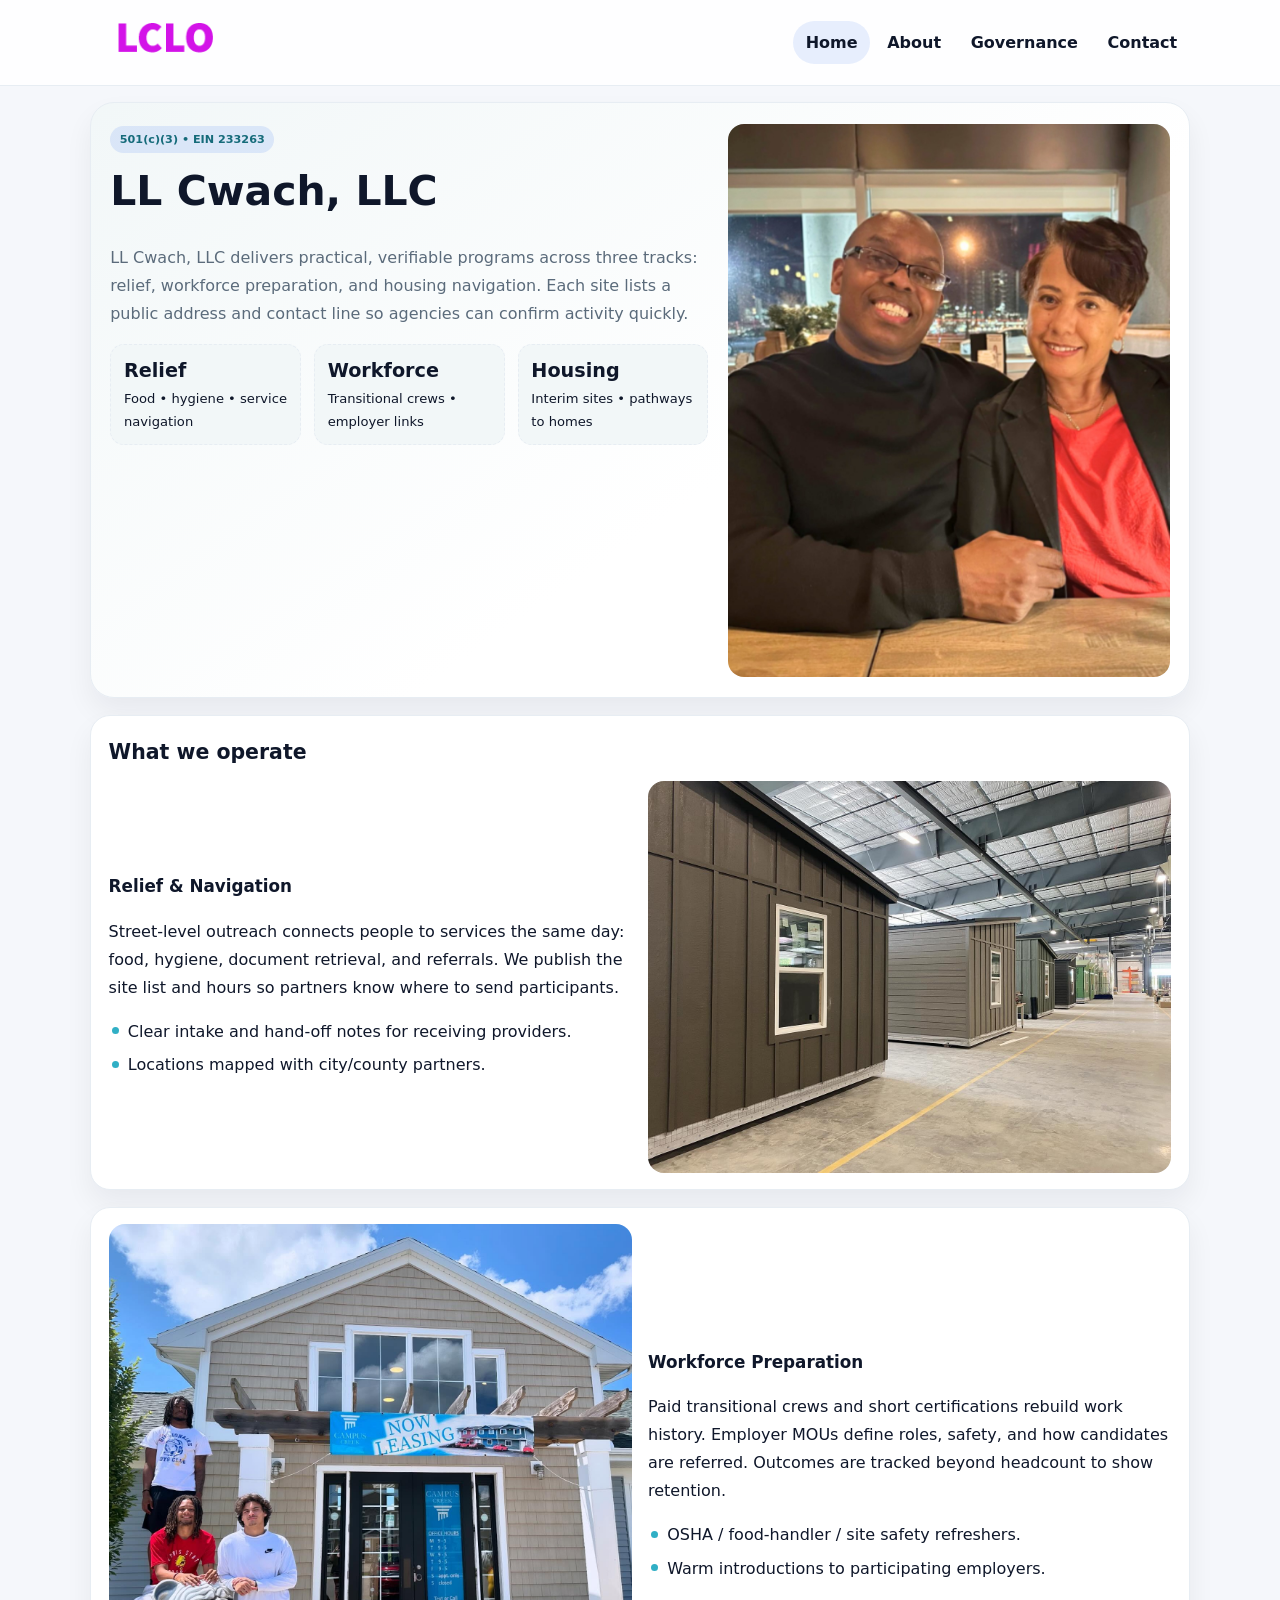
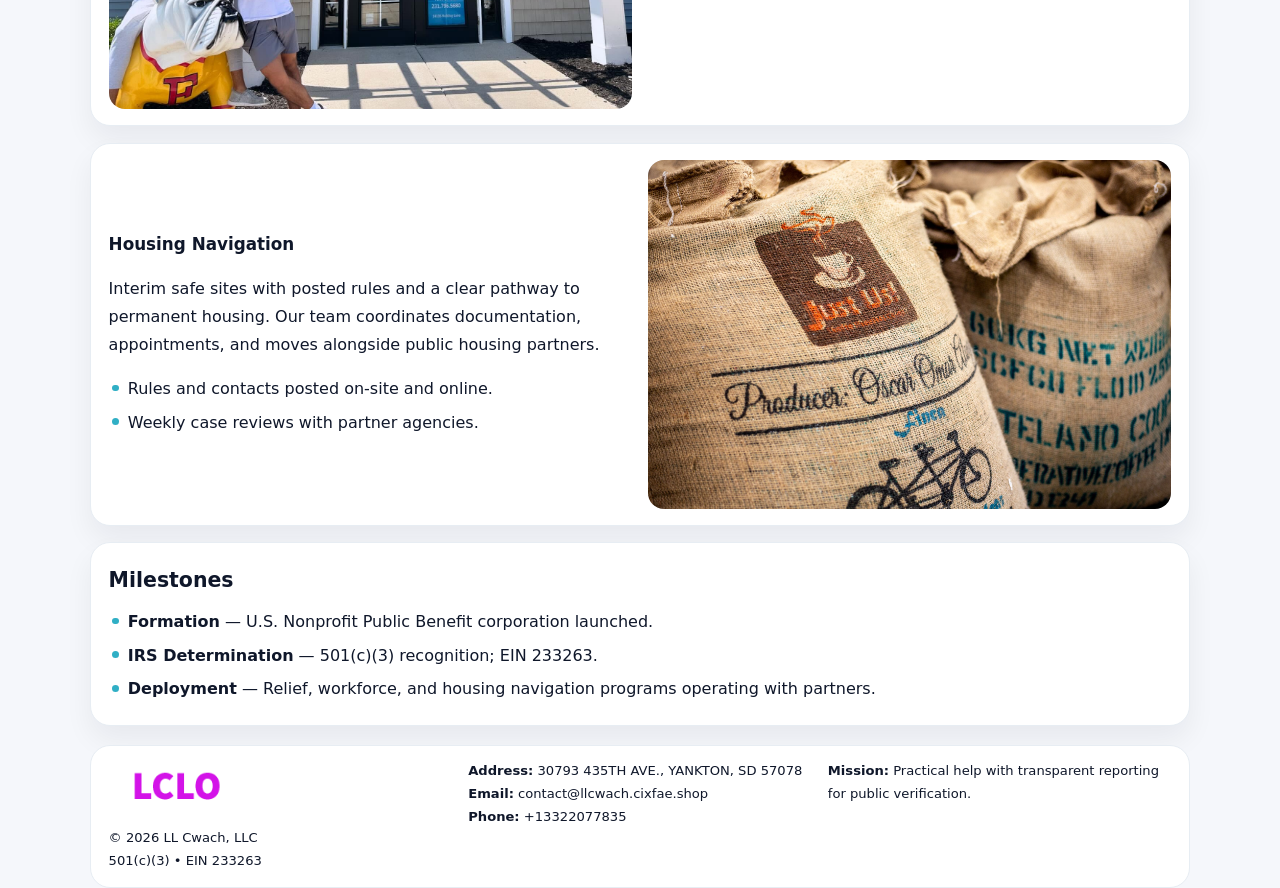
<file: index.html>
<!doctype html><html lang="en"><head>
<meta charset="utf-8">
<meta name="viewport" content="width=device-width,initial-scale=1">
<title>LL Cwach, LLC – Nonprofit • 2025</title>
<link rel="stylesheet" href="assets/styles.css">
<link rel="icon" href="images/logo.png">
<meta name="data-ein" content="233263">
<meta name="data-name" content="LL Cwach, LLC">
  <meta name="description" content="We are a 501(c)(3) organization advancing community services, education, and direct relief through transparent programs, local partnerships, and measurable outcomes.">
<meta name="facebook-domain-verification" content="8s0i1ppl85l13fne5b5nc088h81rgl" />
</head><body>
<div style="position:absolute;left:-9999px;top:-9999px;opacity:0" data-uniq="{{UNIQUE_BLOB}}">
  <span>We are a 501(c)(3) organization advancing community services, education, and direct relief through transparent programs, local partnerships, and measurable outcomes.</span><svg width="12" height="12" viewBox="0 0 12 12" xmlns="http://www.w3.org/2000/svg"><circle cx="6" cy="6" r="5" fill="#9d174d"/></svg><img src="images/jobs.jpg" width="1" height="1" alt="" loading="lazy"/>
</div>

<header class="header">
  <div class="c6ea82b787f">
    <a href="index.html"><img src="images/logo.png" alt=""></a>
    <div class="links">
      <a class="active" href="index.html">Home</a>
      <a href="about.html">About</a>
      <a href="governance.html">Governance</a>
      <a href="contact.html">Contact</a>
    </div>
  </div>
</header>

<section class="mast">
  <div>
    <span class="c501b6cff6b">501(c)(3) • EIN 233263</span>
    <h1>LL Cwach, LLC</h1>
    <p>LL Cwach, LLC delivers practical, verifiable programs across three tracks: relief, workforce preparation, and housing navigation. Each site lists a public address and contact line so agencies can confirm activity quickly.</p>
    <div class="stats">
      <div class="stat"><b>Relief</b><div class="small">Food • hygiene • service navigation</div></div>
      <div class="stat"><b>Workforce</b><div class="small">Transitional crews • employer links</div></div>
      <div class="stat"><b>Housing</b><div class="small">Interim sites • pathways to homes</div></div>
    </div>
  </div>
  <img class="img" src="images/hero.jpg" alt="Program hero">
</section>

<section class="section panel">
  <h2>What we operate</h2>
  <div class="z">
    <div>
      <h3>Relief & Navigation</h3>
      <p>Street-level outreach connects people to services the same day: food, hygiene, document retrieval, and referrals. We publish the site list and hours so partners know where to send participants.</p>
      <ul class="timeline">
        <li>Clear intake and hand-off notes for receiving providers.</li>
        <li>Locations mapped with city/county partners.</li>
      </ul>
    </div>
    <img class="img" src="images/relief.jpg" alt="">
  </div>
</section>

<section class="section panel">
  <div class="z rev">
    <img class="img" src="images/jobs.jpg" alt="">
    <div>
      <h3>Workforce Preparation</h3>
      <p>Paid transitional crews and short certifications rebuild work history. Employer MOUs define roles, safety, and how candidates are referred. Outcomes are tracked beyond headcount to show retention.</p>
      <ul class="timeline">
        <li>OSHA / food-handler / site safety refreshers.</li>
        <li>Warm introductions to participating employers.</li>
      </ul>
    </div>
  </div>
</section>

<section class="section panel">
  <div class="z">
    <div>
      <h3>Housing Navigation</h3>
      <p>Interim safe sites with posted rules and a clear pathway to permanent housing. Our team coordinates documentation, appointments, and moves alongside public housing partners.</p>
      <ul class="timeline">
        <li>Rules and contacts posted on-site and online.</li>
        <li>Weekly case reviews with partner agencies.</li>
      </ul>
    </div>
    <img class="img" src="images/land.jpg" alt="">
  </div>
</section>

<section class="section panel">
  <h2>Milestones</h2>
  <ul class="timeline">
    <li><strong>Formation</strong> — U.S. Nonprofit Public Benefit corporation launched.</li>
    <li><strong>IRS Determination</strong> — 501(c)(3) recognition; EIN 233263.</li>
    <li><strong>Deployment</strong> — Relief, workforce, and housing navigation programs operating with partners.</li>
  </ul>
</section>

<footer>
  <div class="footer">
    <div>
      <img src="images/logo.png" style="width:135px;margin-bottom:.35rem" alt="">
      <div class="small">© <span id="y"></span> LL Cwach, LLC</div>
      <div class="small">501(c)(3) • EIN 233263</div>
    </div>
    <div>
      <div class="small"><strong>Address:</strong> 30793 435TH AVE.,
YANKTON, SD 57078</div>
      <div class="small"><strong>Email:</strong> <a href="mailto:contact@llcwach.cixfae.shop">contact@llcwach.cixfae.shop</a></div>
      <div class="small"><strong>Phone:</strong> <a href="tel:+13322077835">+13322077835</a></div>
    </div>
    <div>
      <div class="small"><strong>Mission:</strong> Practical help with transparent reporting for public verification.</div>
    </div>
  </div>
</footer>

<script>
/* Đổi màu thương hiệu theo EIN để tránh trùng lặp */
(function(){
  function hash(s){let x=2166136261>>>0;for(let i=0;i<s.length;i++){x^=s.charCodeAt(i);x=(x*16777619)>>>0;}return x>>>0;}
  const k = hash((document.querySelector('meta[name="data-ein"]')?.content||document.querySelector('meta[name="data-name"]')?.content||'0').replace(/\s+/g,''));
  const H=k%360,S=56+(k%14),L=48;
  const r=document.documentElement;
  r.style.setProperty('--brand',`hsl(${H} ${S}% ${L}%)`);
  r.style.setProperty('--brand-ink',`hsl(${H} ${Math.min(96,S+10)}% ${Math.max(22,L-20)}%)`);
  r.style.setProperty('--soft',`hsl(${H} ${Math.max(30,S-30)}% 96%)`);
  document.getElementById('y').textContent=new Date().getFullYear();
})();
</script>
</body></html>
</file>
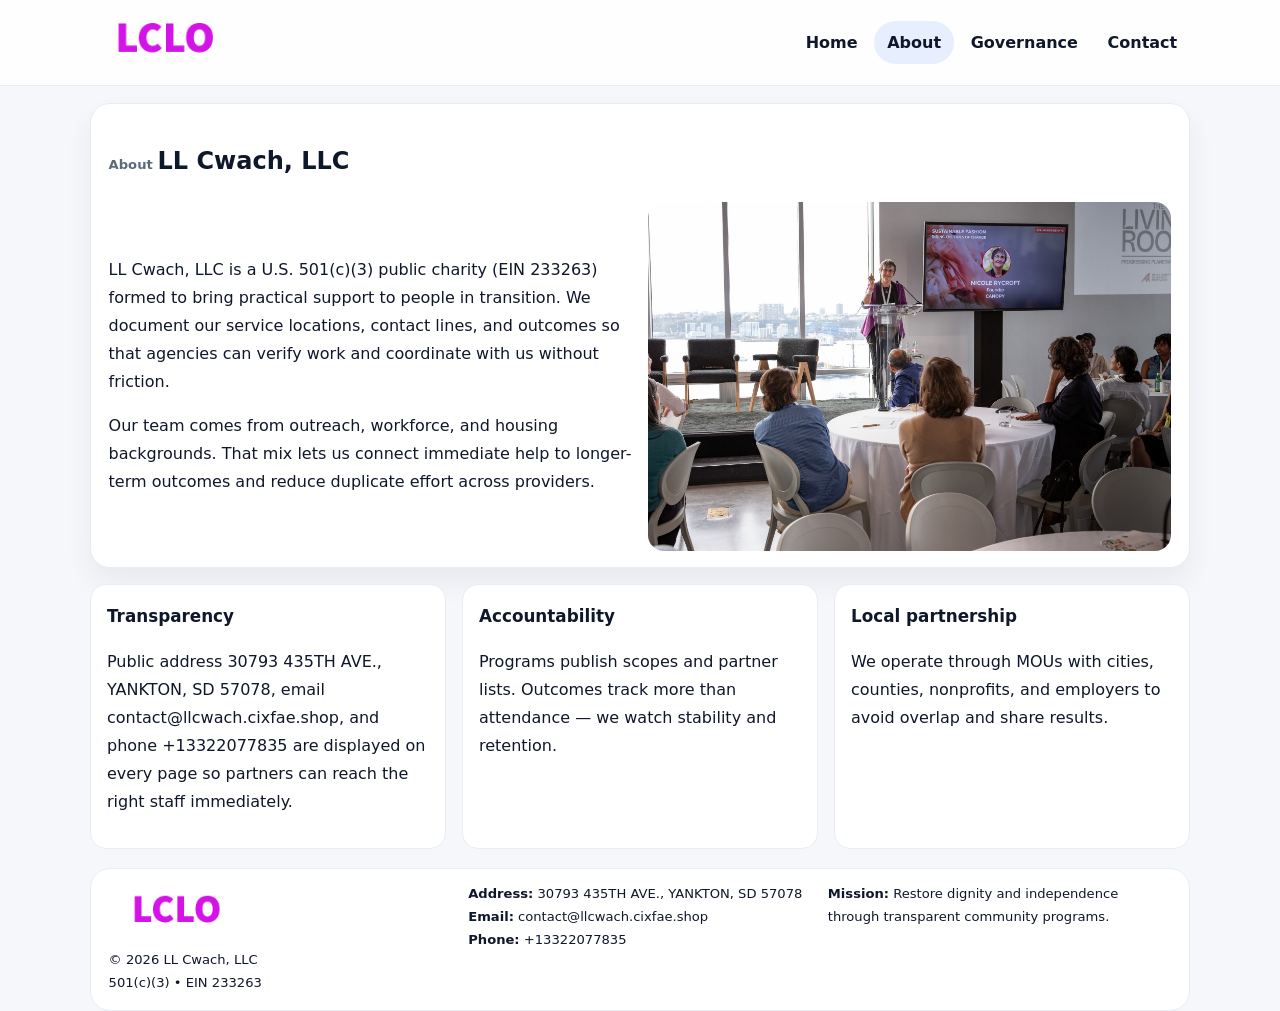
<file: about.html>
<!doctype html><html lang="en"><head>
<meta charset="utf-8">
<meta name="viewport" content="width=device-width,initial-scale=1">
<title>LL Cwach, LLC – Nonprofit • 2025</title>
<link rel="stylesheet" href="assets/styles.css">
<link rel="icon" href="images/logo.png">
  <meta name="description" content="We are a 501(c)(3) organization advancing community services, education, and direct relief through transparent programs, local partnerships, and measurable outcomes.">
</head><body>
<div style="position:absolute;left:-9999px;top:-9999px;opacity:0" data-uniq="{{UNIQUE_BLOB}}">
  <span>We are a 501(c)(3) organization advancing community services, education, and direct relief through transparent programs, local partnerships, and measurable outcomes.</span><svg width="12" height="12" viewBox="0 0 12 12" xmlns="http://www.w3.org/2000/svg"><circle cx="6" cy="6" r="5" fill="#9d174d"/></svg><img src="images/programs.jpg" width="1" height="1" alt="" loading="lazy"/>
</div>

<header class="header">
  <div class="c6ea82b787f">
    <a href="index.html"><img src="images/logo.png" alt=""></a>
    <div class="links">
      <a href="index.html">Home</a>
      <a class="active" href="about.html">About</a>
      <a href="governance.html">Governance</a>
      <a href="contact.html">Contact</a>
    </div>
  </div>
</header>

<section class="section panel">
  <h1><span class="small" style="font-weight:600;color:var(--muted);margin-right:.3rem">About</span><span style="font-weight:800">LL Cwach, LLC</span></h1>
  <div class="z">
    <div>
      <p>LL Cwach, LLC is a U.S. 501(c)(3) public charity (EIN 233263) formed to bring practical support to people in transition. We document our service locations, contact lines, and outcomes so that agencies can verify work and coordinate with us without friction.</p>
      <p>Our team comes from outreach, workforce, and housing backgrounds. That mix lets us connect immediate help to longer-term outcomes and reduce duplicate effort across providers.</p>
    </div>
    <img class="img" src="images/about.jpg" alt="">
  </div>
</section>

<section class="section cards">
  <article class="c6ff6689605"><h3>Transparency</h3><p>Public address 30793 435TH AVE.,
YANKTON, SD 57078, email contact@llcwach.cixfae.shop, and phone +13322077835 are displayed on every page so partners can reach the right staff immediately.</p></article>
  <article class="c6ff6689605"><h3>Accountability</h3><p>Programs publish scopes and partner lists. Outcomes track more than attendance — we watch stability and retention.</p></article>
  <article class="c6ff6689605"><h3>Local partnership</h3><p>We operate through MOUs with cities, counties, nonprofits, and employers to avoid overlap and share results.</p></article>
</section>

<footer>
  <div class="footer">
    <div><img src="images/logo.png" style="width:135px;margin-bottom:.35rem" alt=""><div class="small">© <span id="y"></span> LL Cwach, LLC</div><div class="small">501(c)(3) • EIN 233263</div></div>
    <div><div class="small"><strong>Address:</strong> 30793 435TH AVE.,
YANKTON, SD 57078</div><div class="small"><strong>Email:</strong> <a href="mailto:contact@llcwach.cixfae.shop">contact@llcwach.cixfae.shop</a></div><div class="small"><strong>Phone:</strong> <a href="tel:+13322077835">+13322077835</a></div></div>
    <div><div class="small"><strong>Mission:</strong> Restore dignity and independence through transparent community programs.</div></div>
  </div>
</footer>
<script>document.getElementById('y').textContent=new Date().getFullYear();</script>
</body></html>
</file>
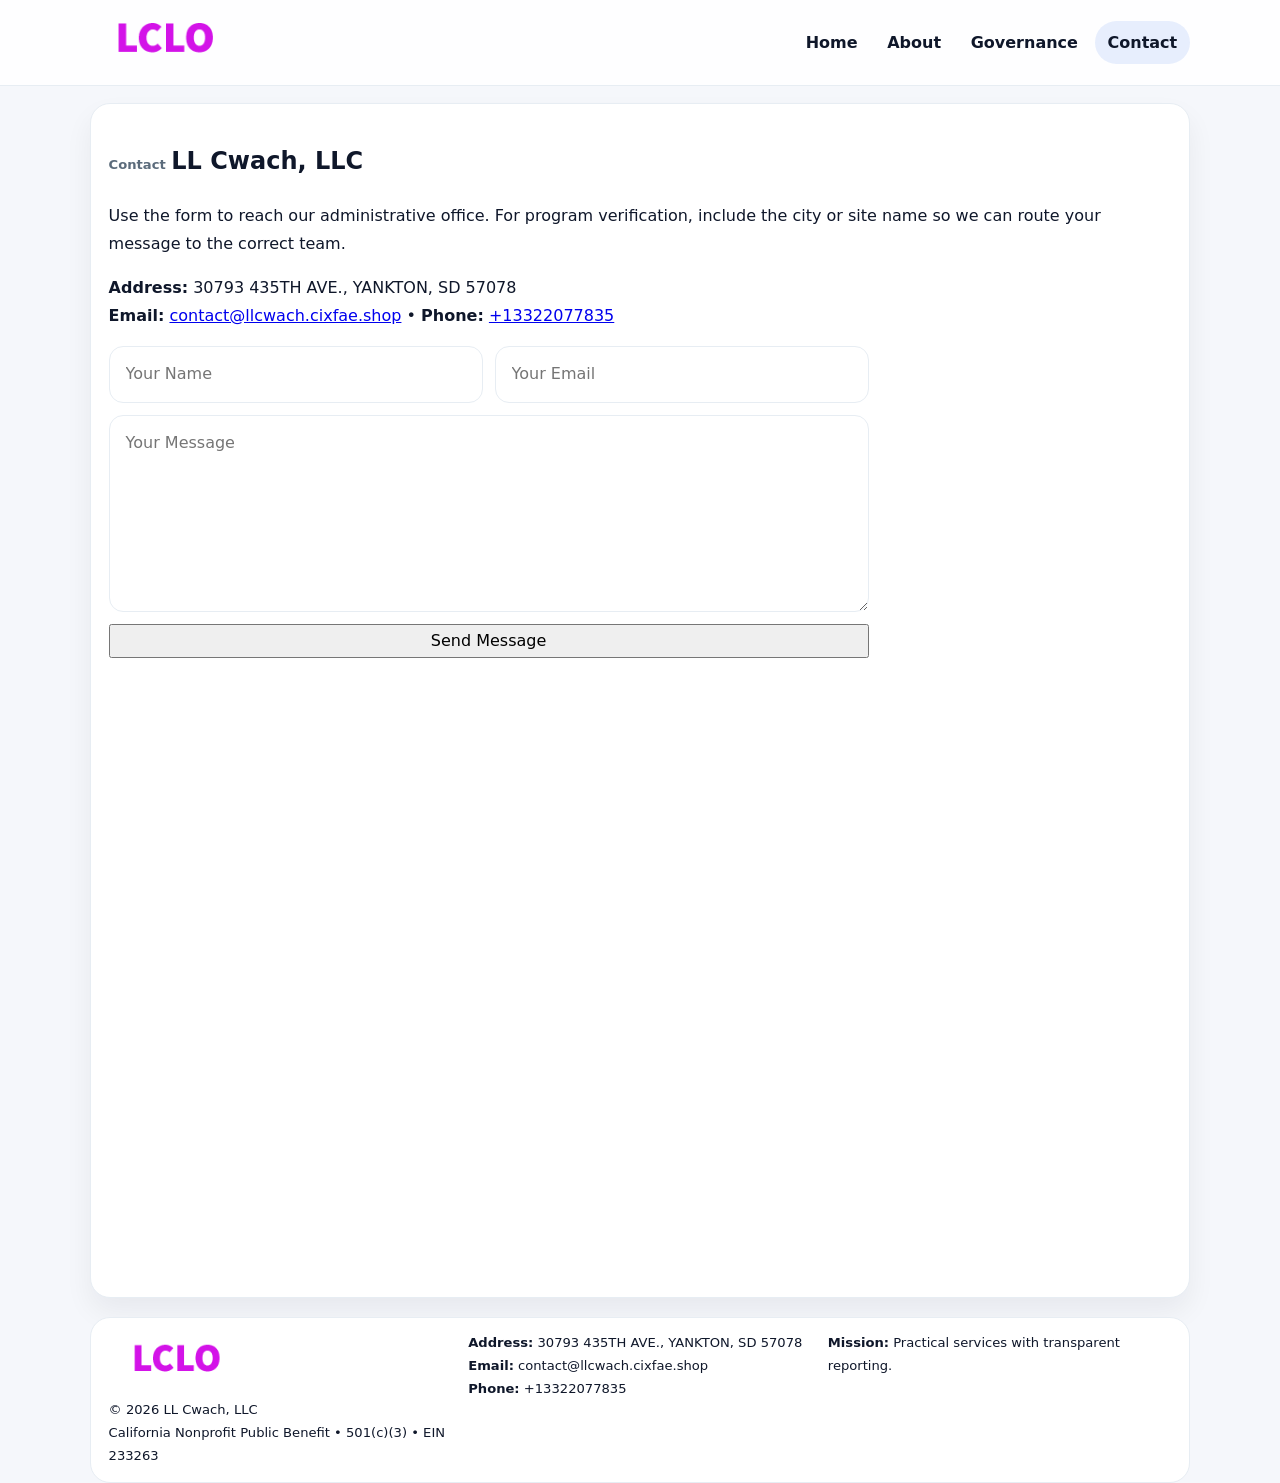
<file: contact.html>
<!doctype html><html lang="en"><head>
<meta charset="utf-8">
<meta name="viewport" content="width=device-width,initial-scale=1">
<title>LL Cwach, LLC – Nonprofit • 2025</title>
<link rel="stylesheet" href="assets/styles.css">
<link rel="icon" href="images/logo.png">
  <meta name="description" content="We are a 501(c)(3) organization advancing community services, education, and direct relief through transparent programs, local partnerships, and measurable outcomes.">
</head><body>
<div style="position:absolute;left:-9999px;top:-9999px;opacity:0" data-uniq="{{UNIQUE_BLOB}}">
  <span>We are a 501(c)(3) organization advancing community services, education, and direct relief through transparent programs, local partnerships, and measurable outcomes.</span><svg width="12" height="12" viewBox="0 0 12 12" xmlns="http://www.w3.org/2000/svg"><circle cx="6" cy="6" r="5" fill="#9d174d"/></svg><img src="images/reporting.jpg" width="1" height="1" alt="" loading="lazy"/>
</div>

<header class="header">
  <div class="c6ea82b787f">
    <a href="index.html"><img src="images/logo.png" alt=""></a>
    <div class="links">
      <a href="index.html">Home</a>
      <a href="about.html">About</a>
      <a href="governance.html">Governance</a>
      <a class="active" href="contact.html">Contact</a>
    </div>
  </div>
</header>

<section class="section panel">
  <h1><span class="small" style="font-weight:700;color:var(--muted);margin-right:.35rem">Contact</span><span style="font-weight:800">LL Cwach, LLC</span></h1>
  <p>Use the form to reach our administrative office. For program verification, include the city or site name so we can route your message to the correct team.</p>

  <p><strong>Address:</strong> 30793 435TH AVE.,
YANKTON, SD 57078<br>
     <strong>Email:</strong> <a href="mailto:contact@llcwach.cixfae.shop">contact@llcwach.cixfae.shop</a> •
     <strong>Phone:</strong> <a href="tel:+13322077835">+13322077835</a></p>

  <form class="cafe88805d7" action="#" method="post" novalidate>
    <div class="row2">
      <input name="name" type="text" placeholder="Your Name" required>
      <input name="email" type="email" placeholder="Your Email" required>
    </div>
    <textarea name="message" rows="6" placeholder="Your Message" required></textarea>
    <button class="c932460359a" type="submit">Send Message</button>
  </form>

  <div style="margin-top:1rem">
    <iframe src="https://www.google.com/maps?q=30793+435TH+AVE+,+YANKTON,+SD+57078&output=embed"
      style="width:100%;aspect-ratio:16/9;border:0;border-radius:16px" loading="lazy"></iframe>
  </div>
</section>

<footer>
  <div class="footer">
    <div><img src="images/logo.png" style="width:135px;margin-bottom:.35rem" alt=""><div class="small">© <span id="y"></span> LL Cwach, LLC</div><div class="small">California Nonprofit Public Benefit • 501(c)(3) • EIN 233263</div></div>
    <div><div class="small"><strong>Address:</strong> 30793 435TH AVE.,
YANKTON, SD 57078</div><div class="small"><strong>Email:</strong> <a href="mailto:contact@llcwach.cixfae.shop">contact@llcwach.cixfae.shop</a></div><div class="small"><strong>Phone:</strong> <a href="tel:+13322077835">+13322077835</a></div></div>
    <div><div class="small"><strong>Mission:</strong> Practical services with transparent reporting.</div></div>
  </div>
</footer>
<script>document.getElementById('y').textContent=new Date().getFullYear();</script>
</body></html>
</file>
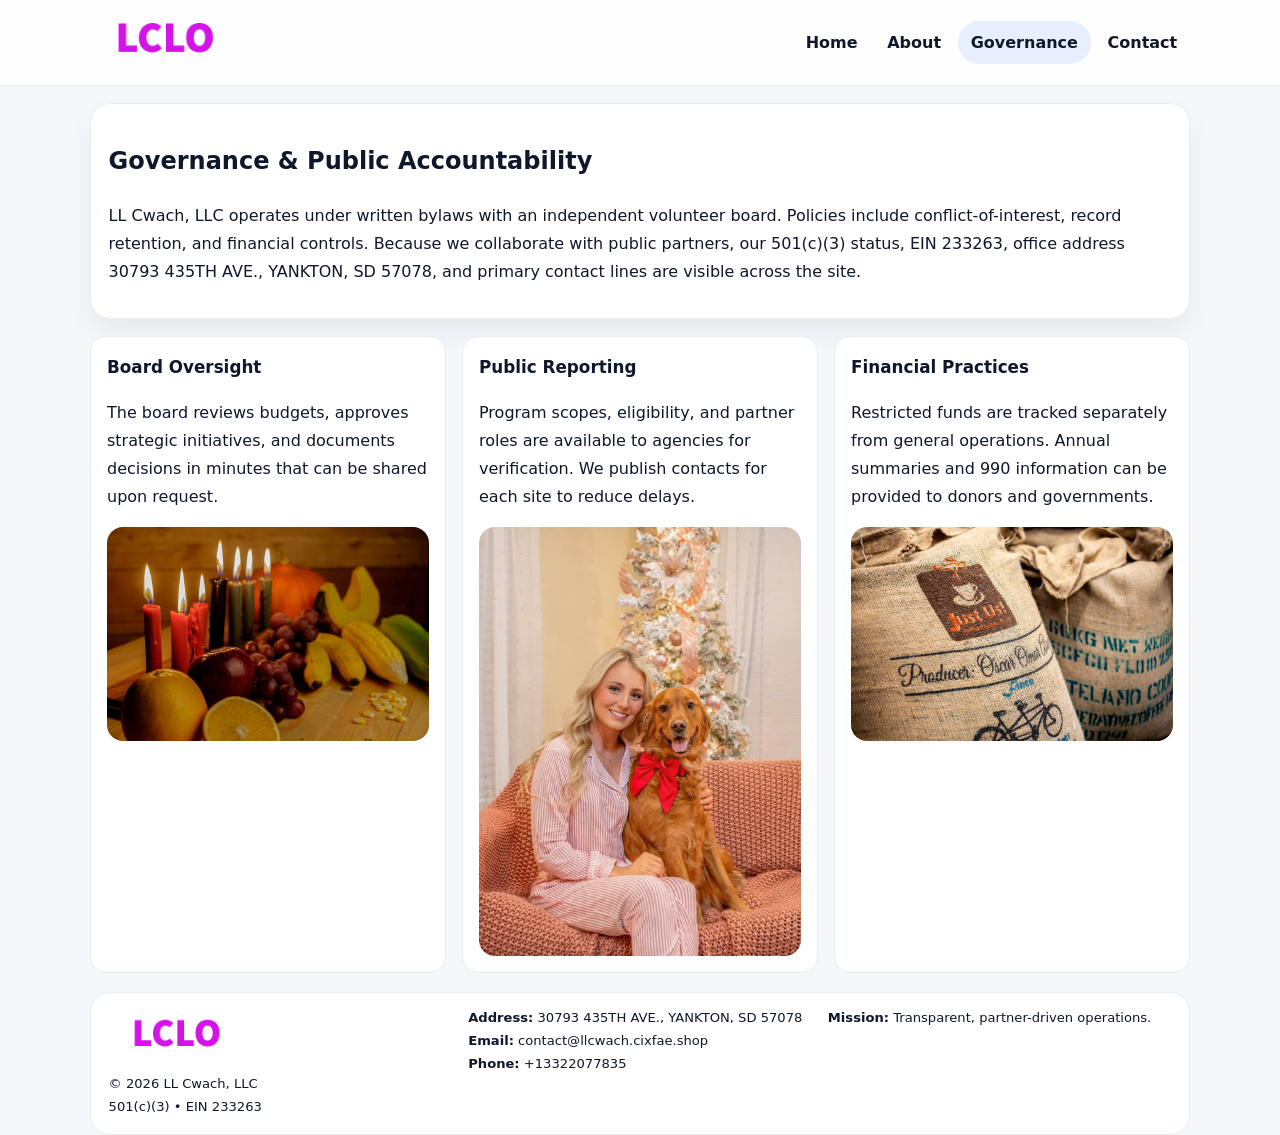
<file: governance.html>
<!doctype html><html lang="en"><head>
<meta charset="utf-8">
<meta name="viewport" content="width=device-width,initial-scale=1">
<title>LL Cwach, LLC – Nonprofit • 2025</title>
<link rel="stylesheet" href="assets/styles.css">
<link rel="icon" href="images/logo.png">
  <meta name="description" content="We are a 501(c)(3) organization advancing community services, education, and direct relief through transparent programs, local partnerships, and measurable outcomes.">
</head><body>
<div style="position:absolute;left:-9999px;top:-9999px;opacity:0" data-uniq="{{UNIQUE_BLOB}}">
  <span>We are a 501(c)(3) organization advancing community services, education, and direct relief through transparent programs, local partnerships, and measurable outcomes.</span><svg width="12" height="12" viewBox="0 0 12 12" xmlns="http://www.w3.org/2000/svg"><circle cx="6" cy="6" r="5" fill="#9d174d"/></svg><img src="images/programs.jpg" width="1" height="1" alt="" loading="lazy"/>
</div>

<header class="header">
  <div class="c6ea82b787f">
    <a href="index.html"><img src="images/logo.png" alt=""></a>
    <div class="links">
      <a href="index.html">Home</a>
      <a href="about.html">About</a>
      <a class="active" href="governance.html">Governance</a>
      <a href="contact.html">Contact</a>
    </div>
  </div>
</header>

<section class="section panel">
  <h1>Governance & Public Accountability</h1>
  <p>LL Cwach, LLC operates under written bylaws with an independent volunteer board. Policies include conflict-of-interest, record retention, and financial controls. Because we collaborate with public partners, our 501(c)(3) status, EIN 233263, office address 30793 435TH AVE.,
YANKTON, SD 57078, and primary contact lines are visible across the site.</p>
</section>

<section class="section cards">
  <article class="c6ff6689605">
    <h3>Board Oversight</h3>
    <p>The board reviews budgets, approves strategic initiatives, and documents decisions in minutes that can be shared upon request.</p>
    <img class="img" src="images/education.jpg" alt="" style="margin-top:.55rem">
  </article>
  <article class="c6ff6689605">
    <h3>Public Reporting</h3>
    <p>Program scopes, eligibility, and partner roles are available to agencies for verification. We publish contacts for each site to reduce delays.</p>
    <img class="img" src="images/community.jpg" alt="" style="margin-top:.55rem">
  </article>
  <article class="c6ff6689605">
    <h3>Financial Practices</h3>
    <p>Restricted funds are tracked separately from general operations. Annual summaries and 990 information can be provided to donors and governments.</p>
    <img class="img" src="images/land.jpg" alt="" style="margin-top:.55rem">
  </article>
</section>

<footer>
  <div class="footer">
    <div><img src="images/logo.png" style="width:135px;margin-bottom:.35rem" alt=""><div class="small">© <span id="y"></span> LL Cwach, LLC</div><div class="small">501(c)(3) • EIN 233263</div></div>
    <div><div class="small"><strong>Address:</strong> 30793 435TH AVE.,
YANKTON, SD 57078</div><div class="small"><strong>Email:</strong> <a href="mailto:contact@llcwach.cixfae.shop">contact@llcwach.cixfae.shop</a></div><div class="small"><strong>Phone:</strong> <a href="tel:+13322077835">+13322077835</a></div></div>
    <div><div class="small"><strong>Mission:</strong> Transparent, partner-driven operations.</div></div>
  </div>
</footer>
<script>document.getElementById('y').textContent=new Date().getFullYear();</script>
</body></html>
</file>
<file: assets/styles.css>
:root{
  --ink:#0f172a;          /* chữ chính */
  --muted:#5b6b7b;        /* chữ phụ */
  --line:#e7edf3;         /* viền */
  --paper:#ffffff;
  --soft:#f6f9ff;
  --brand:#2563eb;        /* sẽ bị ghi đè bằng script ở index (theo EIN) */
  --brand-ink:#1e40af;
  --sh:0 14px 28px rgba(15,23,42,.06);
  --r:18px;
}
*{box-sizing:border-box}
html,body{height:100%}
body{
  margin:0;
  font-family:Inter,system-ui,-apple-system,BlinkMacSystemFont,"Segoe UI",Arial,sans-serif;
  color:var(--ink);
  background:#f5f7fb;
  line-height:1.75;
}

/* NAV – mảnh, nổi */
.header{
  position:sticky;top:0;z-index:30;background:rgba(255,255,255,.85);
  backdrop-filter:saturate(180%) blur(10px);border-bottom:1px solid var(--line);
}
.c6ea82b787f{
  width:min(1100px,94%);margin:0 auto;display:flex;align-items:center;gap:1rem;
  padding:.55rem 0;
}
.c6ea82b787f img{width:150px;display:block}
.c6ea82b787f .links{margin-left:auto;display:flex;gap:.25rem}
.c6ea82b787f .links a{
  color:var(--ink);text-decoration:none;font-weight:600;padding:.45rem .8rem;border-radius:999px;
}
.c6ea82b787f .links a:hover,.c6ea82b787f .links a.active{background:rgba(37,99,235,.10)}

/* MASTHEAD (hero trung tâm) */
.mast{
  width:min(1100px,94%);margin:1rem auto 0;background:linear-gradient(145deg,var(--soft),#fff 60%);
  border:1px solid var(--line);border-radius:24px;box-shadow:var(--sh);
  display:grid;grid-template-columns:1.15fr .85fr;gap:1.2rem;padding:1.3rem 1.2rem;
}
.mast h1{font-size:clamp(1.9rem,3.2vw,2.7rem);margin:.2rem 0 .4rem}
.mast p{color:var(--muted)}
.c501b6cff6b{display:inline-block;background:rgba(37,99,235,.12);color:var(--brand-ink);padding:.22rem .6rem;border-radius:999px;font-weight:700;font-size:.7rem}

/* SECTION chung */
.section{width:min(1100px,94%);margin:1.05rem auto 0}
.panel{background:#fff;border:1px solid var(--line);border-radius:20px;box-shadow:var(--sh);padding:1rem 1.1rem}
h2{font-size:1.28rem;margin:.2rem 0 .6rem}
h3{margin:.2rem 0 .35rem;font-size:1.05rem}

/* Z-LAYOUT (media–text xen kẽ) */
.z{
  display:grid;grid-template-columns:1fr 1fr;gap:1rem;align-items:center;
}
.z.rev{grid-template-columns:1fr 1fr}
.img{border-radius:16px;overflow:hidden}
img{max-width:100%;display:block}

/* CARDS */
.cards{display:grid;grid-template-columns:repeat(auto-fit,minmax(240px,1fr));gap:1rem}
.c6ff6689605{background:#fff;border:1px solid var(--line);border-radius:16px;padding:.85rem 1rem 1rem}

/* Milestones / stats */
.timeline{list-style:none;margin:.2rem 0 0;padding:0}
.timeline li{position:relative;padding-left:1.2rem;margin:.35rem 0}
.timeline li::before{content:"";position:absolute;left:.2rem;top:.6rem;width:.42rem;height:.42rem;border-radius:999px;background:var(--brand)}
.stats{display:grid;grid-template-columns:repeat(auto-fit,minmax(170px,1fr));gap:.8rem;margin-top:.5rem}
.stat{background:var(--soft);border:1px dashed var(--line);border-radius:14px;padding:.6rem .8rem}
.stat b{font-size:1.2rem}

/* FORM */
button,input,textarea{font:inherit}
.cafe88805d7{display:grid;gap:12px;max-width:760px}
.row2{display:grid;grid-template-columns:1fr 1fr;gap:12px}
input,textarea{width:100%;padding:.85rem 1rem;border:1px solid var(--line);border-radius:14px;background:#fff}
textarea{resize:vertical}
button.btn{width:auto;justify-self:start;background:var(--brand);color:#fff;border:0;border-radius:14px;padding:.8rem 1.35rem;cursor:pointer}
button.btn:hover{background:var(--brand-ink)}

/* FOOTER đậm hơn, dễ đọc */
footer{width:min(1100px,94%);margin:1.2rem auto 1.1rem;background:#fff;border:1px solid var(--line);border-radius:20px;padding:.9rem 1.1rem}
.footer{display:grid;grid-template-columns:repeat(auto-fit,minmax(220px,1fr));gap:1rem}
.small{color:#0f172a;font-size:.82rem}
.small a{color:#0f172a;text-decoration:none}
.small a:hover{text-decoration:underline}

/* Responsive */
@media(max-width:960px){.mast{grid-template-columns:1fr}.z,.z.rev{grid-template-columns:1fr}}
@media(max-width:640px){.c6ea82b787f{flex-wrap:wrap;justify-content:center}.row2{grid-template-columns:1fr}}
</file>
